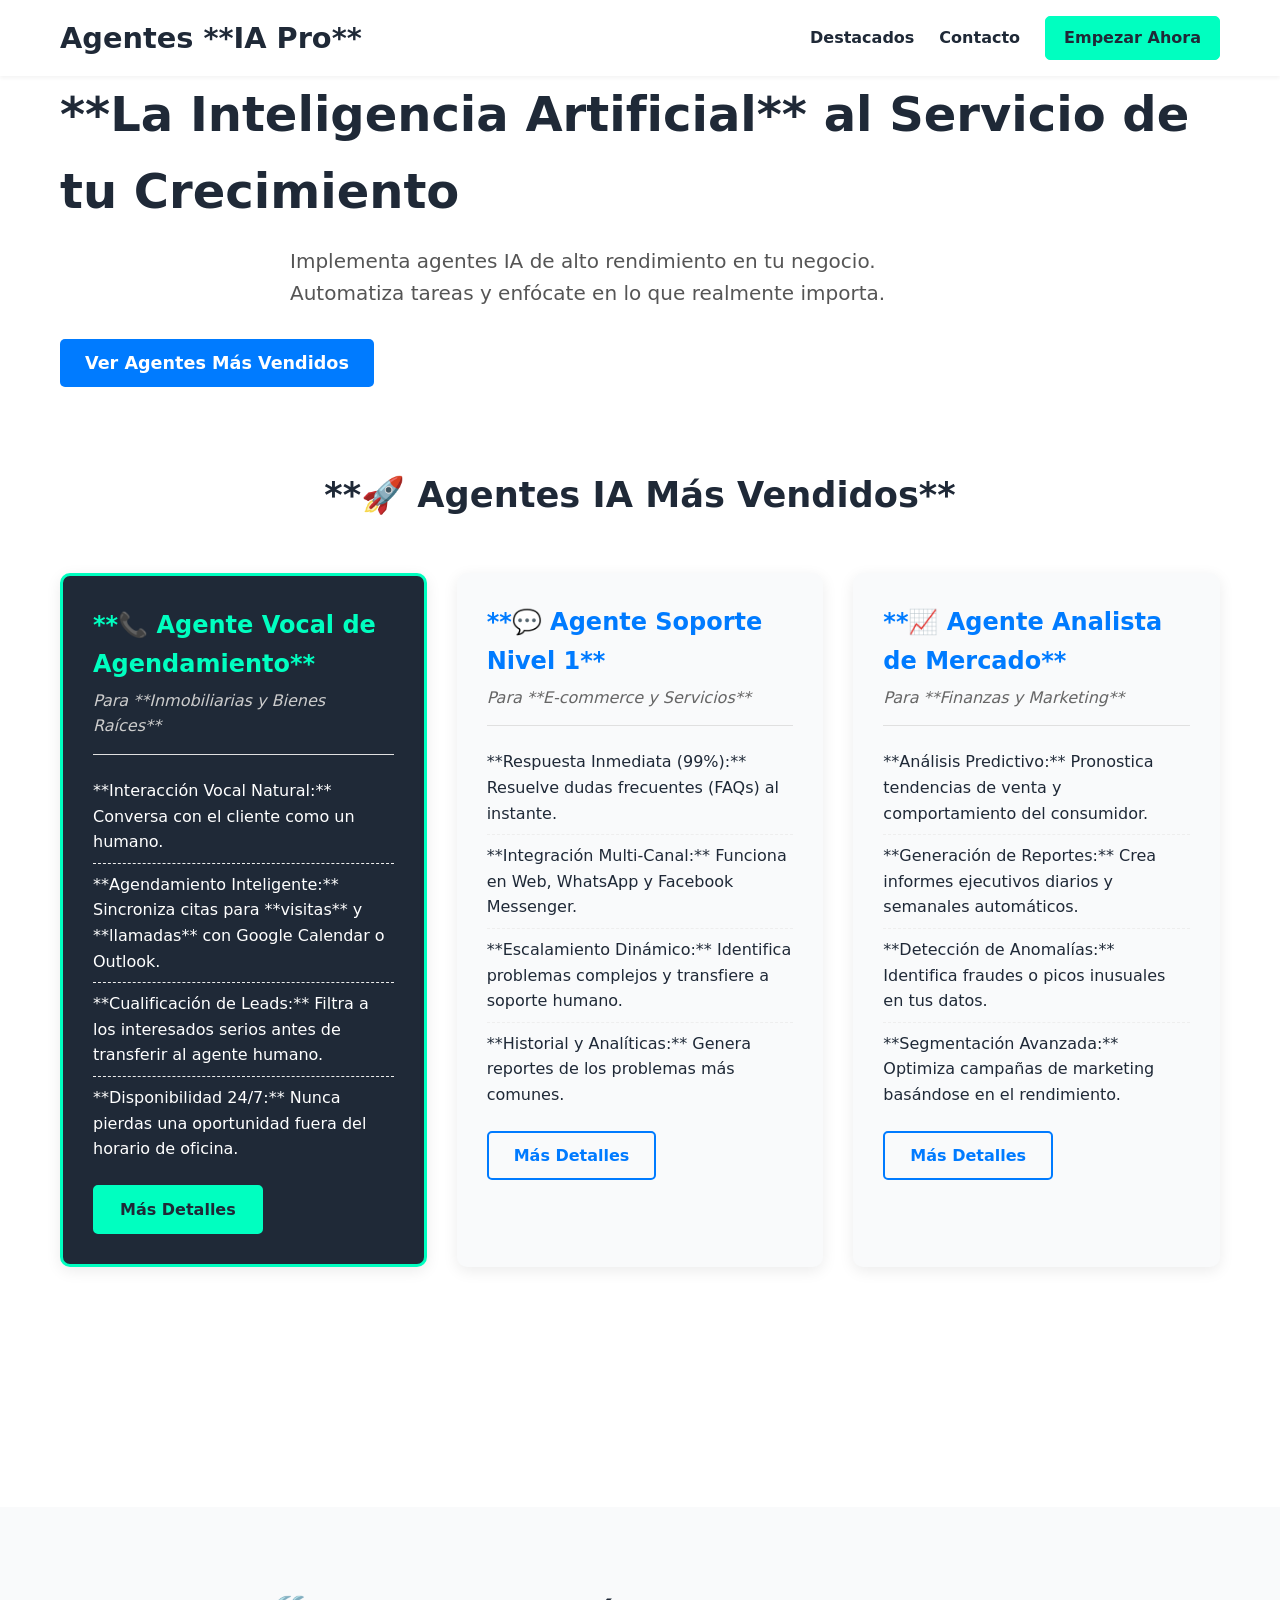
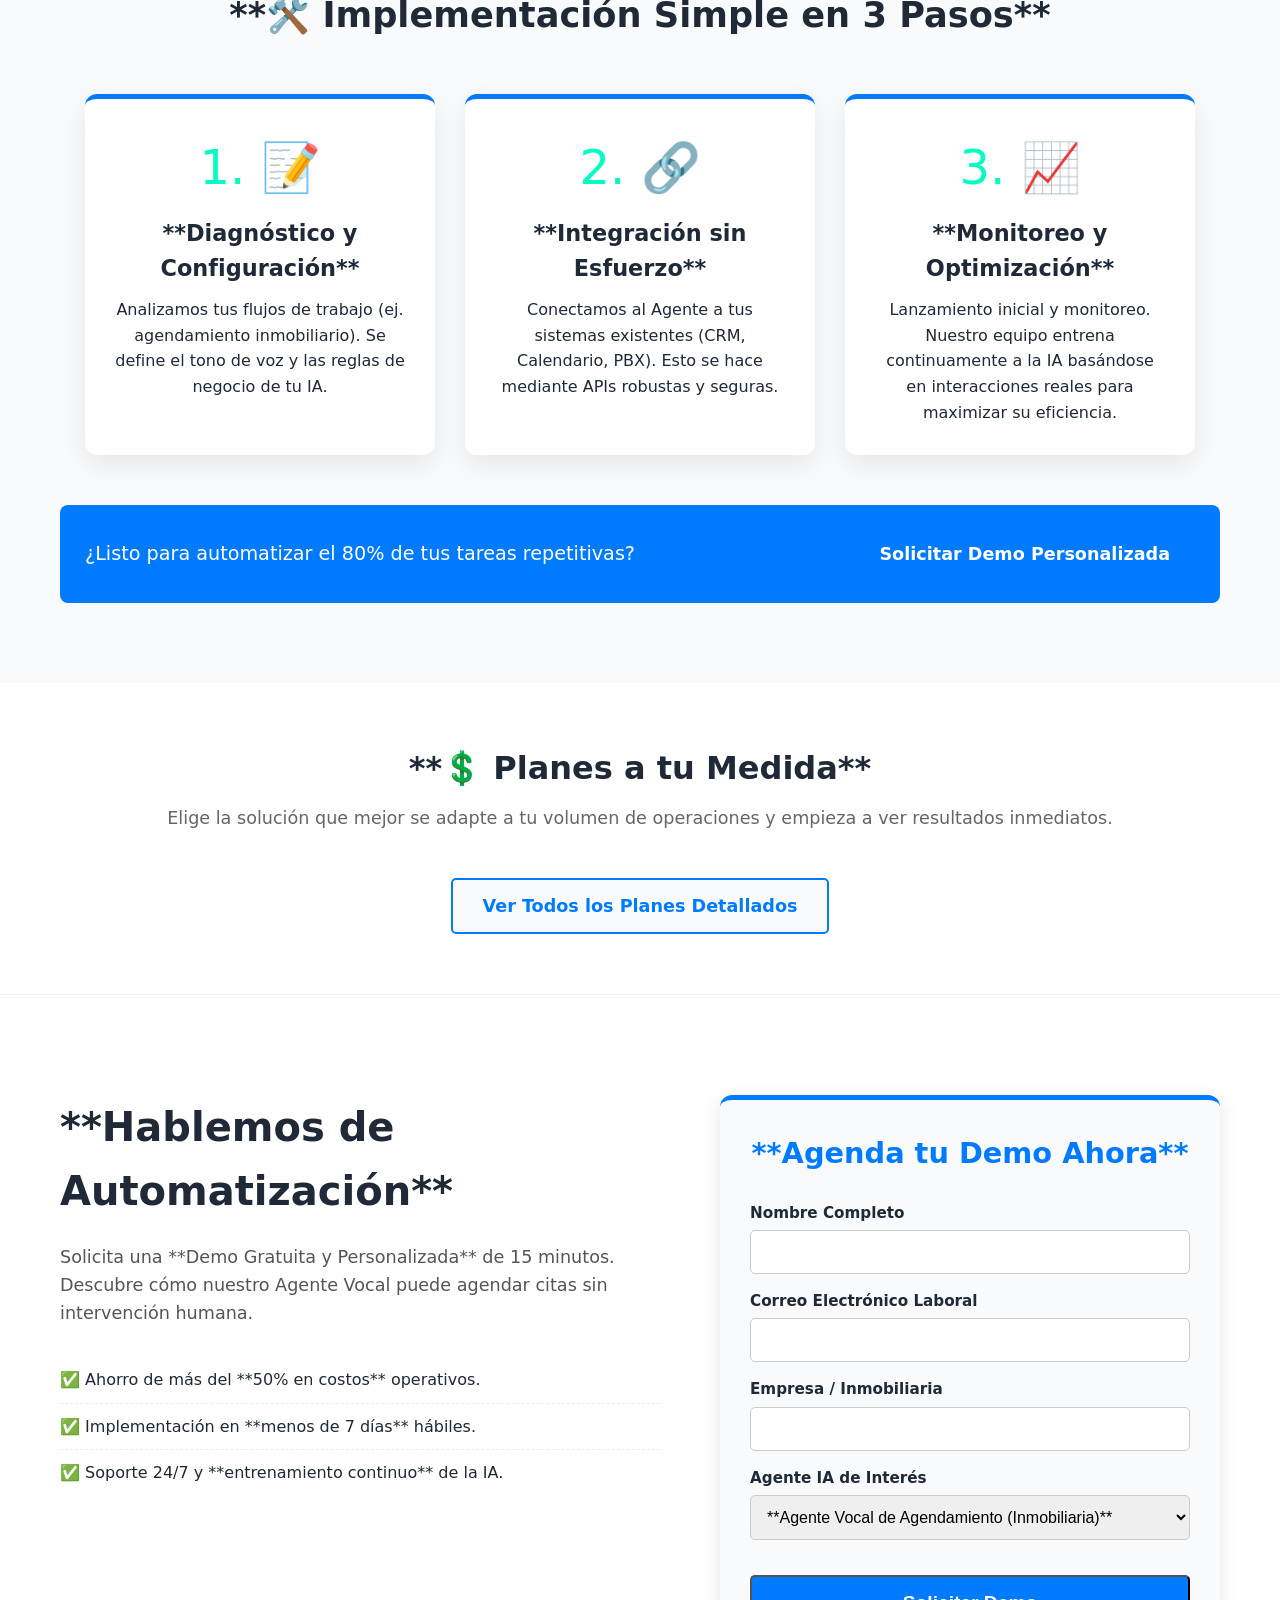
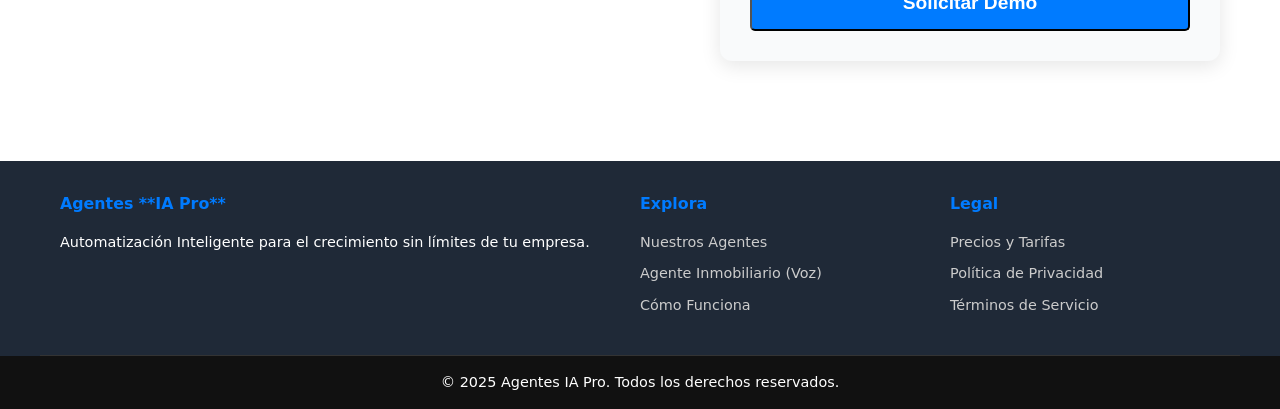
<file: index.html>
<!DOCTYPE html>
<html lang="es">
<head>
    <meta charset="UTF-8">
    <meta name="viewport" content="width=device-width, initial-scale=1.0">
    <meta name="description" content="Agentes IA Pro: Automatiza agendamiento de citas para inmobiliarias y soporte al cliente con IA de voz y chat. ¡Aumenta tu eficiencia 24/7!">

<meta property="og:title" content="Agentes IA Pro - Automatiza tu Negocio">
<meta property="og:description" content="Implementa agentes IA de alto rendimiento, incluyendo el Agente Vocal para agendamiento inmobiliario.">
<meta property="og:type" content="website">
<meta property="og:url" content="https://www.tu-dominio.com">
<meta property="og:image" content="https://www.tu-dominio.com/assets/img/og-image.jpg">
    <title>Agentes IA Pro - Automatiza tu Negocio</title>
    <link rel="stylesheet" href="./assets/css/styles.css">
              <script href="./assets/js/main.js"></script>

</head>
<body>

    <header>
        <div class="container">
            <h1 class="logo">Agentes **IA Pro**</h1>
            <nav>
                <ul>
                    <li><a href="#destacados">Destacados</a></li>
                    <li><a href="#contacto">Contacto</a></li>
<li><a href="index.html#contacto" class="btn-nav">Empezar Ahora</a></li>                </ul>
            </nav>
        </div>
    </header>

    <main>
        <section class="hero">
            <div class="container">
                <h2>**La Inteligencia Artificial** al Servicio de tu Crecimiento</h2>
                <p>Implementa agentes IA de alto rendimiento en tu negocio. Automatiza tareas y enfócate en lo que realmente importa.</p>
                <a href="#destacados" class="btn-primary">Ver Agentes Más Vendidos</a>
            </div>
        </section>

        <section id="destacados" class="destacados">
            <div class="container">
                <h3>**🚀 Agentes IA Más Vendidos**</h3>
                <div class="agentes-grid">

                    <article class="agente-card principal animado" data-delay="0.1">
                        <h4>**📞 Agente Vocal de Agendamiento**</h4>
                        <p class="nicho">Para **Inmobiliarias y Bienes Raíces**</p>
                        <hr>
                        <ul>
                            <li>**Interacción Vocal Natural:** Conversa con el cliente como un humano.</li>
                            <li>**Agendamiento Inteligente:** Sincroniza citas para **visitas** y **llamadas** con Google Calendar o Outlook.</li>
                            <li>**Cualificación de Leads:** Filtra a los interesados serios antes de transferir al agente humano.</li>
                            <li>**Disponibilidad 24/7:** Nunca pierdas una oportunidad fuera del horario de oficina.</li>
                        </ul>
                        <a href="#" class="btn-secondary">Más Detalles</a>
                    </article>

                    <article class="agente-card animado" data-delay="0.2">
                        <h4>**💬 Agente Soporte Nivel 1**</h4>
                        <p class="nicho">Para **E-commerce y Servicios**</p>
                        <hr>
                        <ul>
                            <li>**Respuesta Inmediata (99%):** Resuelve dudas frecuentes (FAQs) al instante.</li>
                            <li>**Integración Multi-Canal:** Funciona en Web, WhatsApp y Facebook Messenger.</li>
                            <li>**Escalamiento Dinámico:** Identifica problemas complejos y transfiere a soporte humano.</li>
                            <li>**Historial y Analíticas:** Genera reportes de los problemas más comunes.</li>
                        </ul>
                        <a href="#" class="btn-secondary">Más Detalles</a>
                    </article>

                    <article class="agente-card animado" data-delay="0.3">
                        <h4>**📈 Agente Analista de Mercado**</h4>
                        <p class="nicho">Para **Finanzas y Marketing**</p>
                        <hr>
                        <ul>
                            <li>**Análisis Predictivo:** Pronostica tendencias de venta y comportamiento del consumidor.</li>
                            <li>**Generación de Reportes:** Crea informes ejecutivos diarios y semanales automáticos.</li>
                            <li>**Detección de Anomalías:** Identifica fraudes o picos inusuales en tus datos.</li>
                            <li>**Segmentación Avanzada:** Optimiza campañas de marketing basándose en el rendimiento.</li>
                        </ul>
                        <a href="./agente-vocal.html" class="btn-secondary">Más Detalles</a>
                    </article>

                </div>
            </div>
        </section>
        <section id="destacados" class="destacados">
            </section>
        
        <section id="como-funciona" class="proceso">
            <div class="container">
                <h3>**🛠️ Implementación Simple en 3 Pasos**</h3>
                <div class="pasos-grid">
                    
                    <div class="paso-card animado">
                        <div class="icono">1. 📝</div>
                        <h4>**Diagnóstico y Configuración**</h4>
                        <p>Analizamos tus flujos de trabajo (ej. agendamiento inmobiliario). Se define el tono de voz y las reglas de negocio de tu IA.</p>
                    </div>

                    <div class="paso-card animado">
                        <div class="icono">2. 🔗</div>
                        <h4>**Integración sin Esfuerzo**</h4>
                        <p>Conectamos al Agente a tus sistemas existentes (CRM, Calendario, PBX). Esto se hace mediante APIs robustas y seguras.</p>
                    </div>

                    <div class="paso-card animado">
                        <div class="icono">3. 📈</div>
                        <h4>**Monitoreo y Optimización**</h4>
                        <p>Lanzamiento inicial y monitoreo. Nuestro equipo entrena continuamente a la IA basándose en interacciones reales para maximizar su eficiencia.</p>
                    </div>

                </div>
                <div class="callout-proceso">
                    <p>¿Listo para automatizar el 80% de tus tareas repetitivas?</p>
                    <a href="#contacto" class="btn-primary">Solicitar Demo Personalizada</a>
                </div>
            </div>
        </section>
        <section id="precios" class="precios-preview">
            <div class="container">
                <h3>**💲 Planes a tu Medida**</h3>
                <p class="subtitulo-precios">Elige la solución que mejor se adapte a tu volumen de operaciones y empieza a ver resultados inmediatos.</p>
                <a href="./precios.html" class="btn-secondary large">Ver Todos los Planes Detallados</a>
            </div>
        </section>
        
     
<section id="contacto" class="contacto-demo">
            <div class="container contacto-grid">
                
                <div class="contacto-info animado">
                    <h3>**Hablemos de Automatización**</h3>
                    <p>Solicita una **Demo Gratuita y Personalizada** de 15 minutos. Descubre cómo nuestro Agente Vocal puede agendar citas sin intervención humana.</p>
                    
                    <div class="beneficios-contacto">
                        <ul>
                            <li>✅ Ahorro de más del **50% en costos** operativos.</li>
                            <li>✅ Implementación en **menos de 7 días** hábiles.</li>
                            <li>✅ Soporte 24/7 y **entrenamiento continuo** de la IA.</li>
                        </ul>
                    </div>
                </div>

                <div class="formulario-wrapper animado">
                    <h4>**Agenda tu Demo Ahora**</h4>
                    <form action="#" method="POST" class="formulario-ia">
                        <div class="form-group">
                            <label for="nombre">Nombre Completo</label>
                            <input type="text" id="nombre" name="nombre" required>
                        </div>
                        <div class="form-group">
                            <label for="email">Correo Electrónico Laboral</label>
                            <input type="email" id="email" name="email" required>
                        </div>
                        <div class="form-group">
                            <label for="empresa">Empresa / Inmobiliaria</label>
                            <input type="text" id="empresa" name="empresa" required>
                        </div>
                        <div class="form-group">
                            <label for="agente">Agente IA de Interés</label>
                            <select id="agente" name="agente">
                                <option value="vocal" selected>**Agente Vocal de Agendamiento (Inmobiliaria)**</option>
                                <option value="soporte">Agente Soporte Nivel 1</option>
                                <option value="analista">Agente Analista de Mercado</option>
                                <option value="otro">Otro / Consulta General</option>
                            </select>
                        </div>
                        <button type="submit" class="btn-primary large">Solicitar Demo</button>
                    </form>
                </div>

            </div>
        </section>
    </main>

  <footer id="contacto">
    <div class="container footer-grid">
        <div class="footer-col logo-col">
            <h5 class="logo-footer">Agentes **IA Pro**</h5>
            <p>Automatización Inteligente para el crecimiento sin límites de tu empresa.</p>
        </div>
        <div class="footer-col">
            <h5>Explora</h5>
            <ul>
                <li><a href="index.html#destacados">Nuestros Agentes</a></li>
                <li><a href="agente-vocal.html">Agente Inmobiliario (Voz)</a></li>
                <li><a href="index.html#como-funciona">Cómo Funciona</a></li>
            </ul>
        </div>
        <div class="footer-col">
            <h5>Legal</h5>
            <ul>
                <li><a href="/precios.html">Precios y Tarifas</a></li>
                <li><a href="/privacidad.html">Política de Privacidad</a></li>
                <li><a href="/terminos.html">Términos de Servicio</a></li>
            </ul>
        </div>
    </div>
    <div class="copyright">
        <div class="container">
            <p>&copy; 2025 Agentes IA Pro. Todos los derechos reservados.</p>
        </div>
    </div>
</footer>

    <script>
        document.addEventListener('DOMContentLoaded', () => {
            const observer = new IntersectionObserver((entries) => {
                entries.forEach(entry => {
                    if (entry.isIntersecting) {
                        entry.target.classList.add('visible');
                    }
                });
            }, { threshold: 0.1 }); // Se activa cuando el 10% del elemento es visible

            document.querySelectorAll('.agente-card').forEach(card => {
                observer.observe(card);
            });
        });
    </script>
    <!-- <script>
        // ... (EL SCRIPT DE ANIMACIÓN AL SCROLL DEBE ACTUALIZARSE PARA INCLUIR LAS NUEVAS CLASES 'contacto-info' y 'formulario-wrapper') ...
        document.addEventListener('DOMContentLoaded', () => {
            const observer = new IntersectionObserver((entries) => {
                entries.forEach(entry => {
                    if (entry.isIntersecting) {
                        entry.target.classList.add('visible');
                        observer.unobserve(entry.target); 
                    }
                });
            }, { threshold: 0.15 });

            // Selecciona todos los elementos con animación
            document.querySelectorAll('.agente-card, .paso-card, .contacto-info, .formulario-wrapper').forEach(element => {
                element.classList.add('animado');
                observer.observe(element);
            });
        });
    </script> -->
    <script>
    // Función para VALIDAR el formato de email
    function isValidEmail(email) {
        // Regex simple para verificar la estructura básica de un email
        const emailRegex = /^[^\s@]+@[^\s@]+\.[^\s@]+$/;
        return emailRegex.test(email);
    }

    document.addEventListener('DOMContentLoaded', () => {
        
        // --- 1. Lógica de Animación al Scroll (EXISTENTE) ---
        const observer = new IntersectionObserver((entries) => {
            entries.forEach(entry => {
                if (entry.isIntersecting) {
                    entry.target.classList.add('visible');
                    observer.unobserve(entry.target);
                }
            });
        }, { threshold: 0.15 });

        // Observar elementos animados
        document.querySelectorAll('.agente-card, .paso-card, .contacto-info, .formulario-wrapper, .visual-content, .visual-graphic, .feature-table').forEach(element => {
            element.classList.add('animado');
            observer.observe(element);
        });

        // --- 2. Lógica de VALIDACIÓN de Formulario (NUEVO) ---
        const form = document.querySelector('.formulario-ia');
        if (form) {
            form.addEventListener('submit', function(event) {
                event.preventDefault(); // Detener el envío por defecto

                let isValid = true;
                const formGroups = form.querySelectorAll('.form-group');

                // Limpiar mensajes de error previos
                form.querySelectorAll('.error-message').forEach(msg => msg.remove());

                formGroups.forEach(group => {
                    const input = group.querySelector('input, select');
                    
                    if (input && input.hasAttribute('required')) {
                        
                        if (input.value.trim() === '') {
                            isValid = false;
                            showError(input, 'Este campo es obligatorio.');
                        } else if (input.id === 'email' && !isValidEmail(input.value.trim())) {
                            isValid = false;
                            showError(input, 'Por favor, introduce un correo electrónico válido.');
                        }
                    }
                });

                if (isValid) {
                    // Si todo es válido, podrías enviar los datos vía AJAX
                    // Por ahora, solo simulamos un envío exitoso
                    alert('✅ ¡Demo solicitada con éxito! Nos pondremos en contacto pronto.');
                    form.reset();
                    // Aquí iría el código para enviar los datos al servidor (fetch/XMLHttpRequest)
                }
            });
        }

        // Función auxiliar para mostrar el mensaje de error
        function showError(input, message) {
            const errorMsg = document.createElement('p');
            errorMsg.className = 'error-message';
            errorMsg.textContent = message;
            // Insertar el mensaje de error después del input
            input.parentNode.appendChild(errorMsg);
            input.classList.add('input-error'); // Añadir una clase para destacar el input
        }
    });
</script>
       <script>
    // Script de JavaScript ampliado para animación de elementos al scroll
    document.addEventListener('DOMContentLoaded', () => {
        const observer = new IntersectionObserver((entries) => {
            entries.forEach(entry => {
                if (entry.isIntersecting) {
                    entry.target.classList.add('visible');
                    observer.unobserve(entry.target); // Dejar de observar una vez visible
                }
            });
        }, { threshold: 0.2 }); // Se activa cuando el 20% del elemento es visible

        document.querySelectorAll('.agente-card, .paso-card').forEach(element => {
            observer.observe(element);
        });
    });
</script>
</body>
</html>
</file>
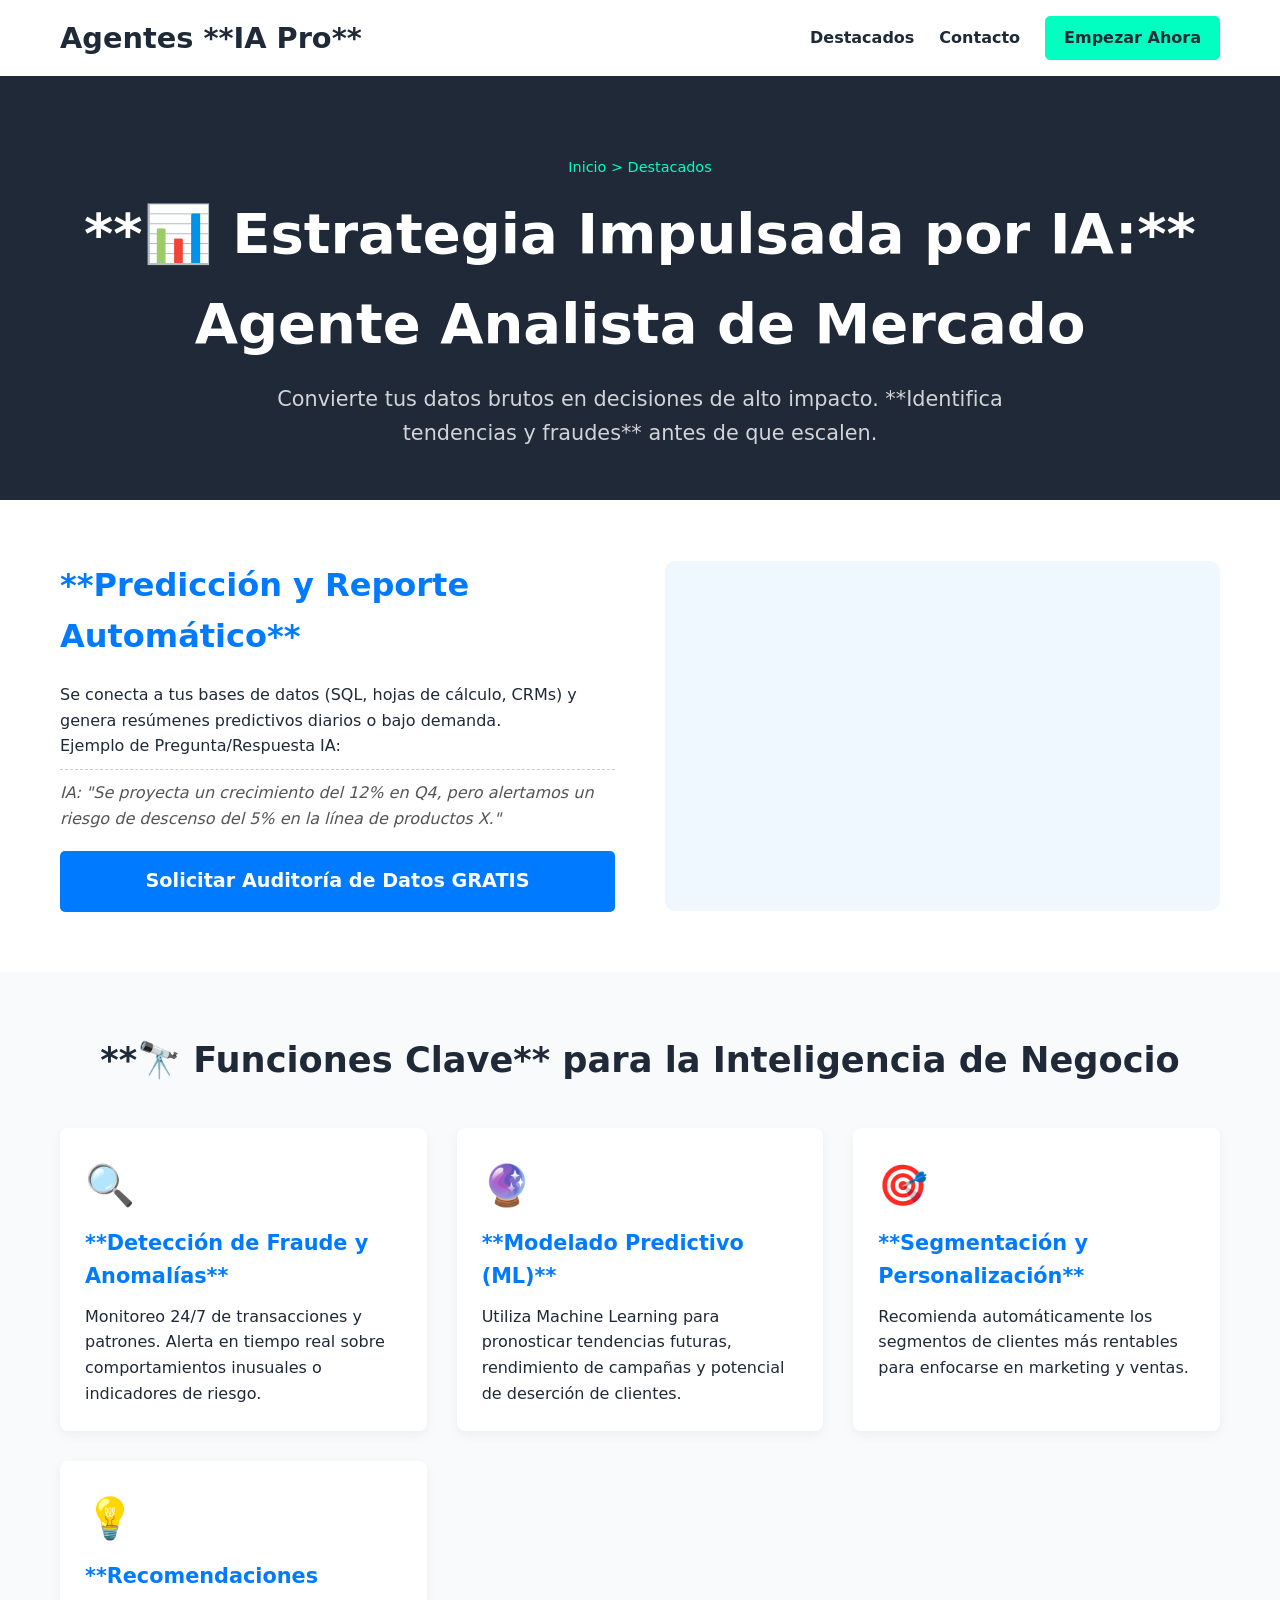
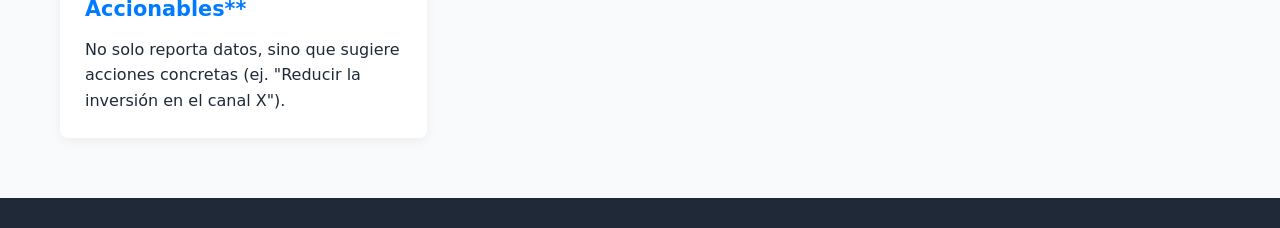
<file: agente-analista.html>
<!DOCTYPE html>
<html lang="es">
<head>
    <meta charset="UTF-8">
    <meta name="viewport" content="width=device-width, initial-scale=1.0">
    <title>Detalle | Agente Analista de Mercado - IA Pro</title>
    <link rel="stylesheet" href="/assets/css/styles.css">

    <meta name="description" content="Agente IA Analista de Mercado. Pronostica tendencias, detecta anomalías y genera reportes ejecutivos automáticos para Finanzas y Marketing.">
    </head>
<body>

    <header>
        <div class="container">
            <h1 class="logo">Agentes **IA Pro**</h1>
            <nav>
                <ul>
                    <li><a href="#destacados">Destacados</a></li>
                    <li><a href="#contacto">Contacto</a></li>
<li><a href="index.html#contacto" class="btn-nav">Empezar Ahora</a></li>                </ul>
            </nav>
        </div>
    </header>
    <main>
        
        <section class="product-hero">
            <div class="container">
                <p class="breadcrumbs">Inicio > Destacados</p>
                <h2>**📊 Estrategia Impulsada por IA:** Agente Analista de Mercado</h2>
                <p class="sub-heading">Convierte tus datos brutos en decisiones de alto impacto. **Identifica tendencias y fraudes** antes de que escalen.</p>
            </div>
        </section>

        <section id="demo" class="product-visual">
            <div class="container visual-grid">
                
                <div class="visual-content animado" data-delay="0.1">
                    <h3>**Predicción y Reporte Automático**</h3>
                    <p>Se conecta a tus bases de datos (SQL, hojas de cálculo, CRMs) y genera resúmenes predictivos diarios o bajo demanda.</p>
                    
                    <div class="dashboard-demo">
                        <p>Ejemplo de Pregunta/Respuesta IA:</p>
                        <div class="ai-query"></div>
                        <p class="transcripcion">IA: "Se proyecta un crecimiento del 12% en Q4, pero alertamos un riesgo de descenso del 5% en la línea de productos X."</p>
                    </div>

                    <a href="index.html#contacto" class="btn-primary large">Solicitar Auditoría de Datos GRATIS</a>
                </div>

                <div class="visual-graphic animado" data-delay="0.2">
                    
                </div>
            </div>
        </section>

        <section class="caracteristicas">
            <div class="container">
                <h3>**🔭 Funciones Clave** para la Inteligencia de Negocio</h3>
                
                <div class="feature-table animado" data-delay="0.3">
                    
                    <div class="feature-item">
                        <span class="icon-feat">🔍</span>
                        <h4>**Detección de Fraude y Anomalías**</h4>
                        <p>Monitoreo 24/7 de transacciones y patrones. Alerta en tiempo real sobre comportamientos inusuales o indicadores de riesgo.</p>
                    </div>
                    
                    <div class="feature-item">
                        <span class="icon-feat">🔮</span>
                        <h4>**Modelado Predictivo (ML)**</h4>
                        <p>Utiliza Machine Learning para pronosticar tendencias futuras, rendimiento de campañas y potencial de deserción de clientes.</p>
                    </div>

                    <div class="feature-item">
                        <span class="icon-feat">🎯</span>
                        <h4>**Segmentación y Personalización**</h4>
                        <p>Recomienda automáticamente los segmentos de clientes más rentables para enfocarse en marketing y ventas.</p>
                    </div>

                    <div class="feature-item">
                        <span class="icon-feat">💡</span>
                        <h4>**Recomendaciones Accionables**</h4>
                        <p>No solo reporta datos, sino que sugiere acciones concretas (ej. "Reducir la inversión en el canal X").</p>
                    </div>
                </div>
            </div>
        </section>
        
    </main>

    <footer>
        </footer>
    <script>
        // Mantenemos el script de animación al scroll
        document.addEventListener('DOMContentLoaded', () => {
            const observer = new IntersectionObserver((entries) => {
                entries.forEach(entry => {
                    if (entry.isIntersecting) {
                        entry.target.classList.add('visible');
                        observer.unobserve(entry.target); 
                    }
                });
            }, { threshold: 0.15 }); 

            document.querySelectorAll('.visual-content, .visual-graphic, .feature-table').forEach(element => {
                element.classList.add('animado'); // Asegura que tengan la clase base
                observer.observe(element);
            });
        });
    </script>
    <script src="/assets/js/main.js"></script>
</body>
</html>
</file>
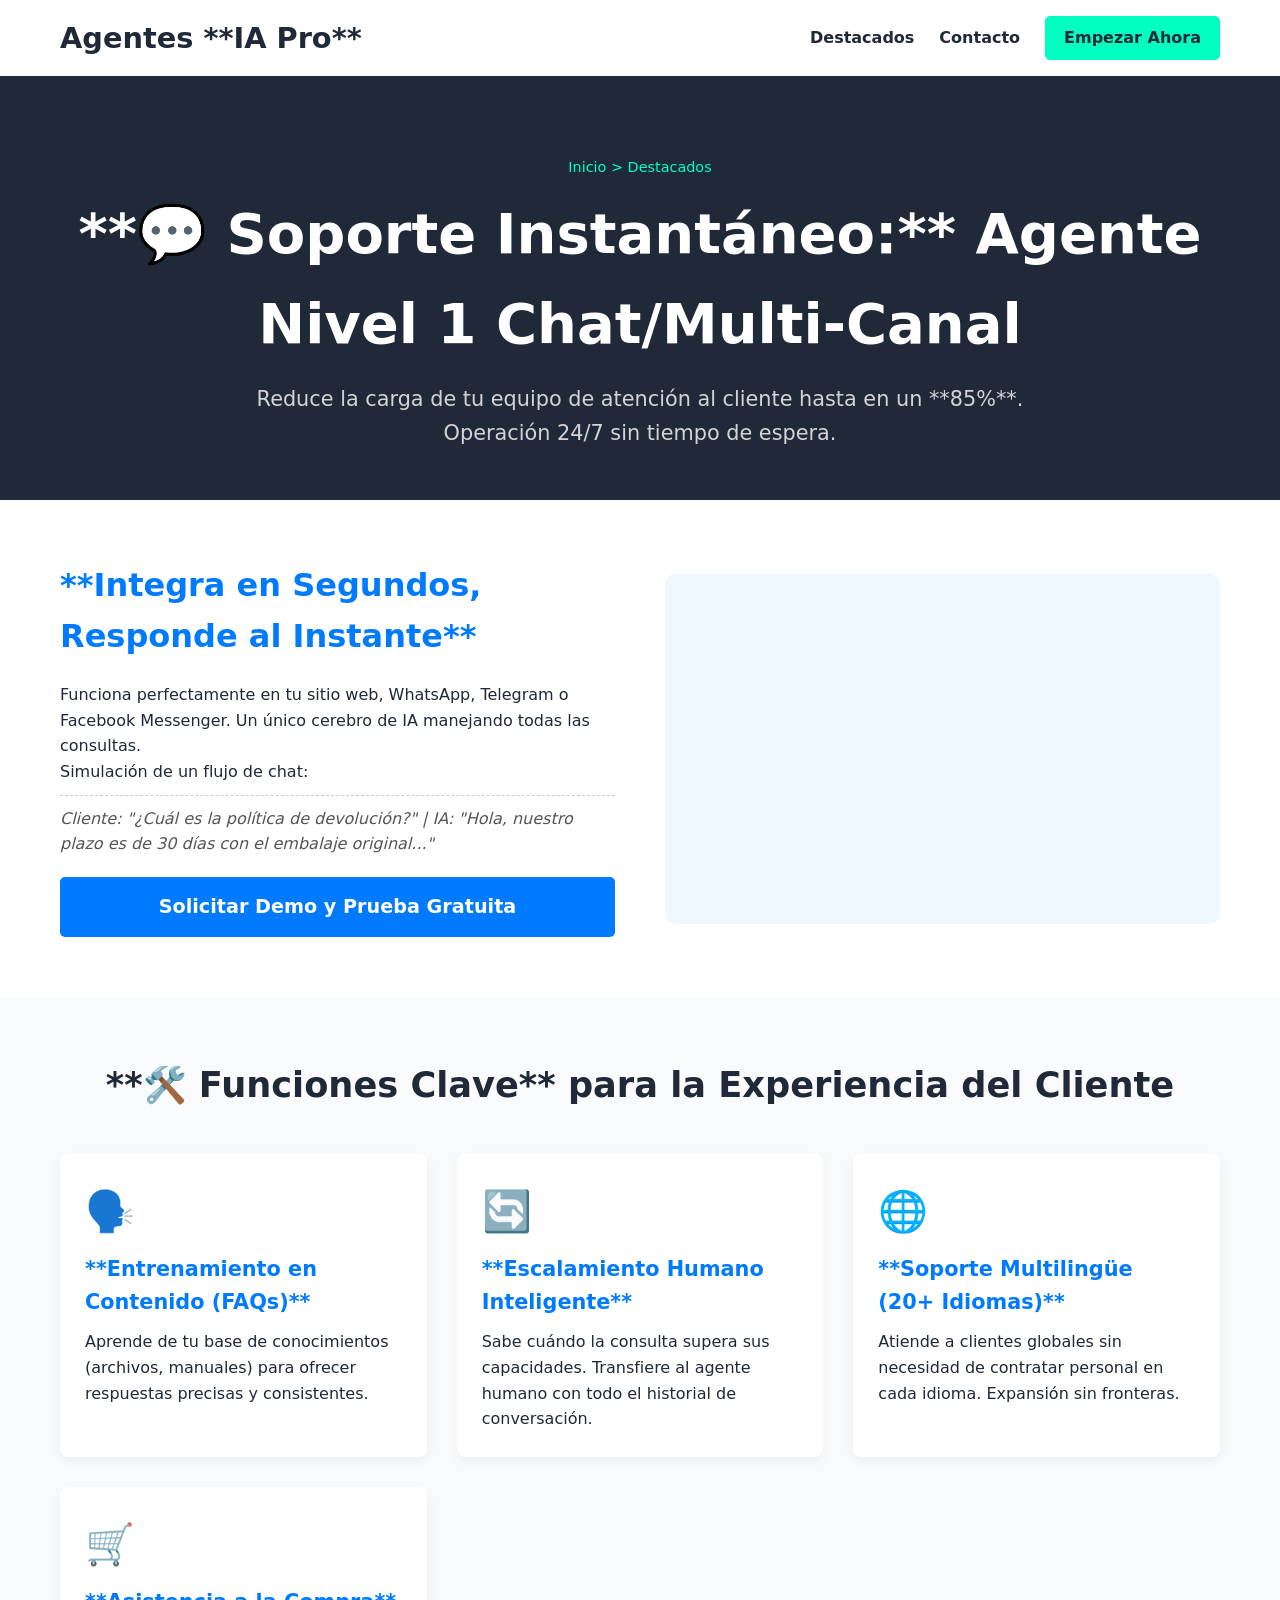
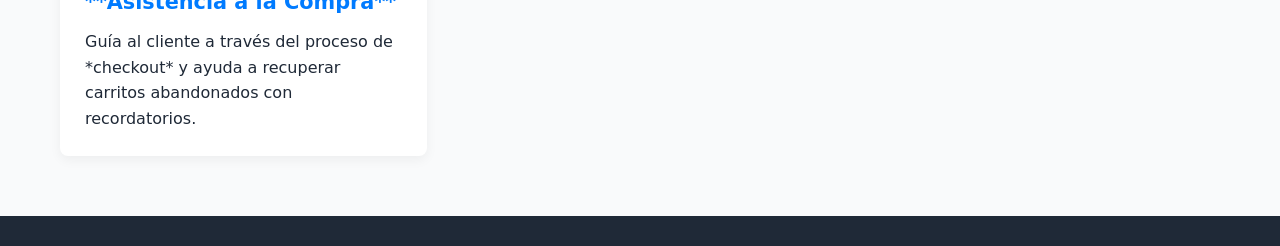
<file: agente-soporte.html>
<!DOCTYPE html>
<html lang="es">
<head>
    <meta charset="UTF-8">
    <meta name="viewport" content="width=device-width, initial-scale=1.0">
    <title>Detalle | Agente Soporte Nivel 1 - IA Pro</title>
    <link rel="stylesheet" href="/assets/css/styles.css">

    <meta name="description" content="Agente IA de Soporte al Cliente Nivel 1 para E-commerce. Responde 99% de las FAQs instantáneamente en múltiples canales.">
    </head>
<body>

    <header>
        <div class="container">
            <h1 class="logo">Agentes **IA Pro**</h1>
            <nav>
                <ul>
                    <li><a href="#destacados">Destacados</a></li>
                    <li><a href="#contacto">Contacto</a></li>
<li><a href="index.html#contacto" class="btn-nav">Empezar Ahora</a></li>                </ul>
            </nav>
        </div>
    </header>

    <main>
        
        <section class="product-hero">
            <div class="container">
                <p class="breadcrumbs">Inicio > Destacados</p>
                <h2>**💬 Soporte Instantáneo:** Agente Nivel 1 Chat/Multi-Canal</h2>
                <p class="sub-heading">Reduce la carga de tu equipo de atención al cliente hasta en un **85%**. Operación 24/7 sin tiempo de espera.</p>
            </div>
        </section>

        <section id="demo" class="product-visual">
            <div class="container visual-grid">
                
                <div class="visual-content animado" data-delay="0.1">
                    <h3>**Integra en Segundos, Responde al Instante**</h3>
                    <p>Funciona perfectamente en tu sitio web, WhatsApp, Telegram o Facebook Messenger. Un único cerebro de IA manejando todas las consultas.</p>
                    
                    <div class="chat-demo">
                        <p>Simulación de un flujo de chat:</p>
                        <div class="chat-flow"></div>
                        <p class="transcripcion">Cliente: "¿Cuál es la política de devolución?" | IA: "Hola, nuestro plazo es de 30 días con el embalaje original..."</p>
                    </div>

                    <a href="index.html#contacto" class="btn-primary large">Solicitar Demo y Prueba Gratuita</a>
                </div>

                <div class="visual-graphic animado" data-delay="0.2">
                    
                </div>
            </div>
        </section>

        <section class="caracteristicas">
            <div class="container">
                <h3>**🛠️ Funciones Clave** para la Experiencia del Cliente</h3>
                
                <div class="feature-table animado" data-delay="0.3">
                    
                    <div class="feature-item">
                        <span class="icon-feat">🗣️</span>
                        <h4>**Entrenamiento en Contenido (FAQs)**</h4>
                        <p>Aprende de tu base de conocimientos (archivos, manuales) para ofrecer respuestas precisas y consistentes.</p>
                    </div>
                    
                    <div class="feature-item">
                        <span class="icon-feat">🔄</span>
                        <h4>**Escalamiento Humano Inteligente**</h4>
                        <p>Sabe cuándo la consulta supera sus capacidades. Transfiere al agente humano con todo el historial de conversación.</p>
                    </div>

                    <div class="feature-item">
                        <span class="icon-feat">🌐</span>
                        <h4>**Soporte Multilingüe (20+ Idiomas)**</h4>
                        <p>Atiende a clientes globales sin necesidad de contratar personal en cada idioma. Expansión sin fronteras.</p>
                    </div>

                    <div class="feature-item">
                        <span class="icon-feat">🛒</span>
                        <h4>**Asistencia a la Compra**</h4>
                        <p>Guía al cliente a través del proceso de *checkout* y ayuda a recuperar carritos abandonados con recordatorios.</p>
                    </div>
                </div>
            </div>
        </section>
        
    </main>

    <footer>
        </footer>

    <script>
        // Mantenemos el script de animación al scroll
        document.addEventListener('DOMContentLoaded', () => {
            const observer = new IntersectionObserver((entries) => {
                entries.forEach(entry => {
                    if (entry.isIntersecting) {
                        entry.target.classList.add('visible');
                        observer.unobserve(entry.target); 
                    }
                });
            }, { threshold: 0.15 }); 

            document.querySelectorAll('.visual-content, .visual-graphic, .feature-table').forEach(element => {
                element.classList.add('animado'); // Asegura que tengan la clase base
                observer.observe(element);
            });
        });
    </script>
    <script src="/assets/js/main.js"></script>
</body>
</html>
</file>
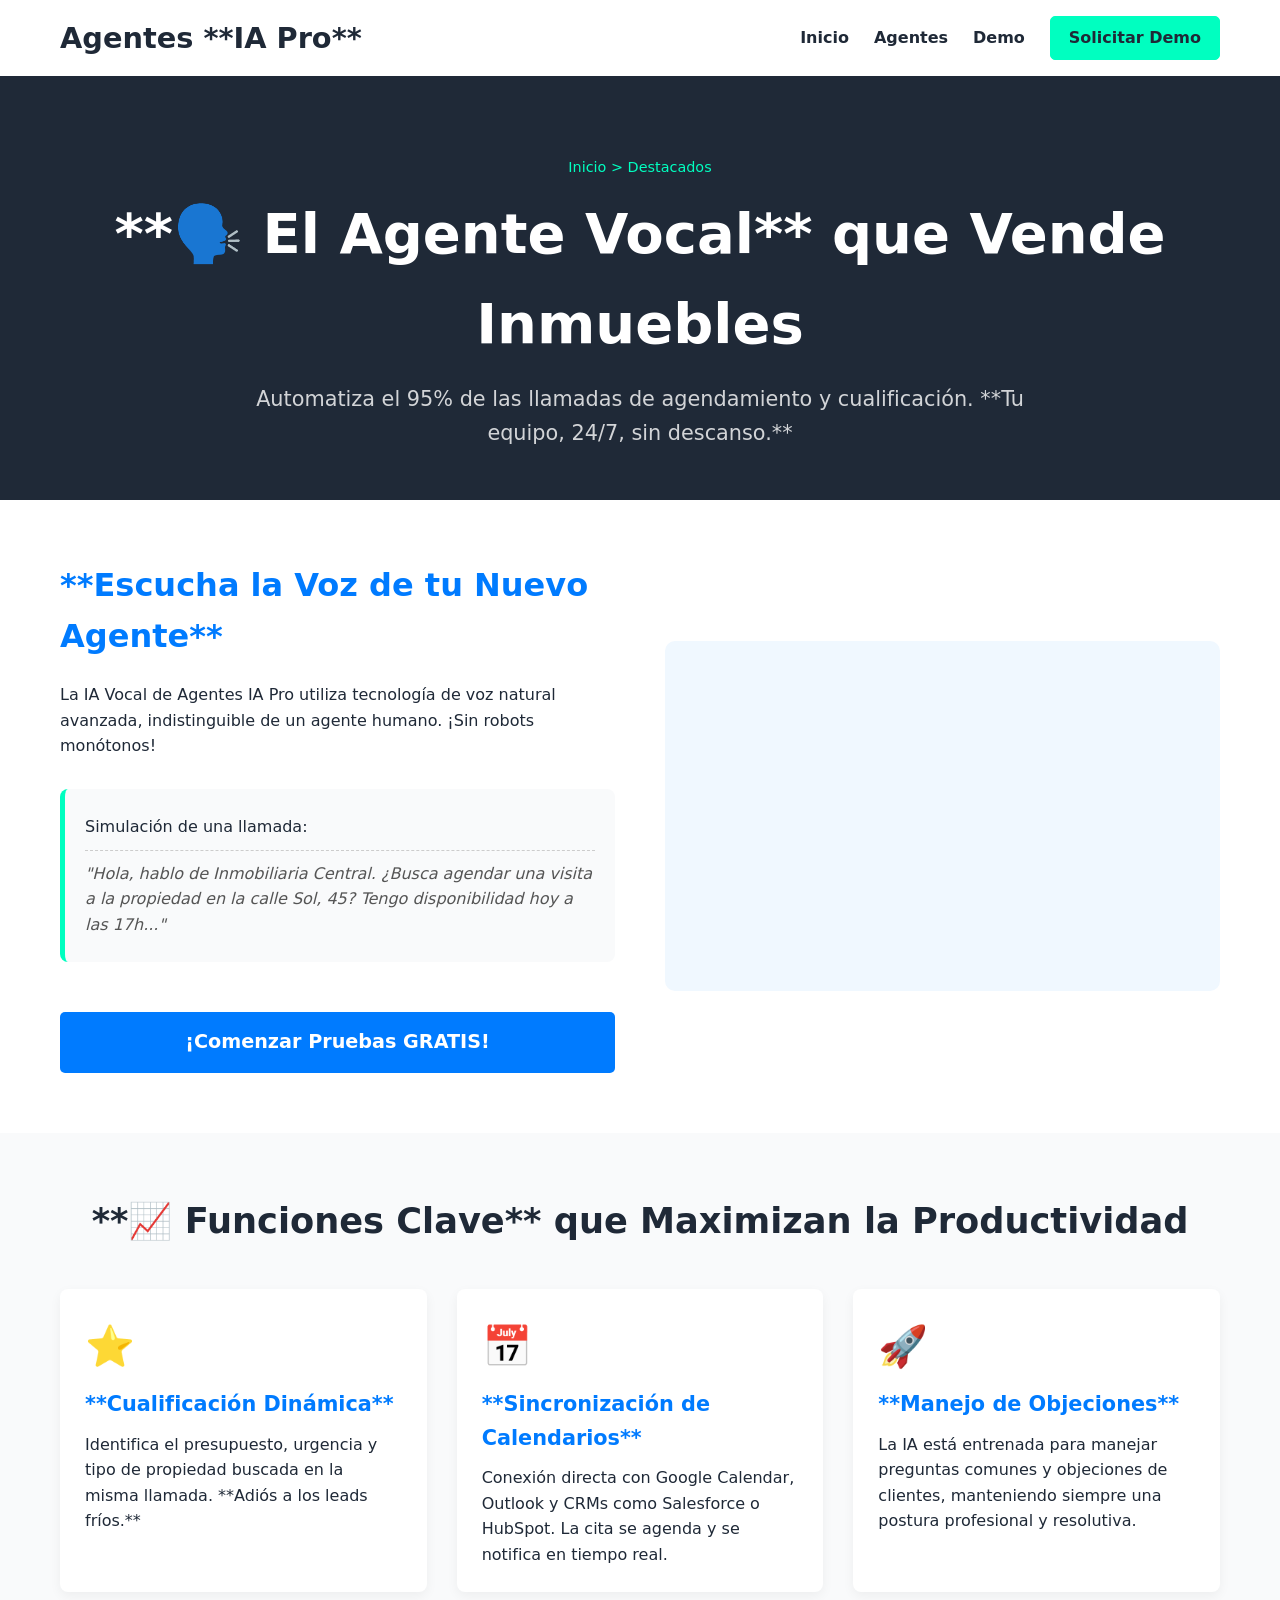
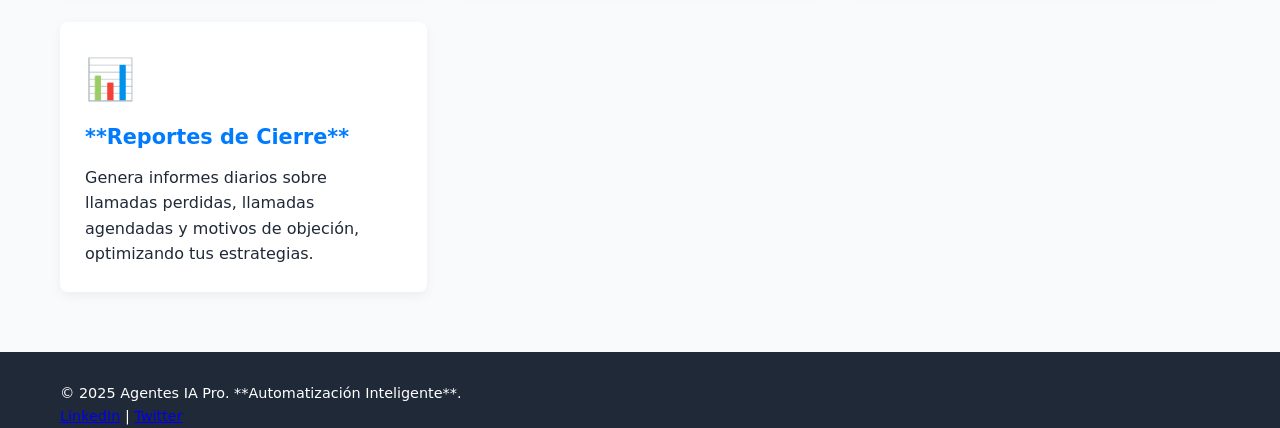
<file: agente-vocal.html>
<!DOCTYPE html>
<html lang="es">
<head>
    <meta charset="UTF-8">
    <meta name="viewport" content="width=device-width, initial-scale=1.0">
    <title>Detalle | Agente Vocal Inmobiliario - IA Pro</title>
  <link rel="stylesheet" href="/assets/css/styles.css">
    <script href="/assets/js/main.js"></script>
    </head>
<body>

    <header>
        <div class="container">
            <h1 class="logo">Agentes **IA Pro**</h1>
            <nav>
                <ul>
                    <li><a href="index.html">Inicio</a></li>
                    <li><a href="index.html#destacados">Agentes</a></li>
                    <li><a href="#demo">Demo</a></li>
                    <li><a href="#contacto" class="btn-nav">Solicitar Demo</a></li>
                </ul>
            </nav>
        </div>
    </header>

    <main>
        
        <section class="product-hero">
            <div class="container">
                <p class="breadcrumbs">Inicio > Destacados</p>
                <h2>**🗣️ El Agente Vocal** que Vende Inmuebles</h2>
                <p class="sub-heading">Automatiza el 95% de las llamadas de agendamiento y cualificación. **Tu equipo, 24/7, sin descanso.**</p>
            </div>
        </section>

        <section id="demo" class="product-visual">
            <div class="container visual-grid">
                
                <div class="visual-content animado">
                    <h3>**Escucha la Voz de tu Nuevo Agente**</h3>
                    <p>La IA Vocal de Agentes IA Pro utiliza tecnología de voz natural avanzada, indistinguible de un agente humano. ¡Sin robots monótonos!</p>
                    
                    <div class="audio-demo">
                        <p>Simulación de una llamada:</p>
                        <div class="audio-control"></div>
                        <p class="transcripcion">"Hola, hablo de Inmobiliaria Central. ¿Busca agendar una visita a la propiedad en la calle Sol, 45? Tengo disponibilidad hoy a las 17h..."</p>
                    </div>

                    <a href="#contacto" class="btn-primary large">¡Comenzar Pruebas GRATIS!</a>
                </div>

                <div class="visual-graphic animado">
                     
                </div>
            </div>
        </section>

        <section class="caracteristicas">
            <div class="container">
                <h3>**📈 Funciones Clave** que Maximizan la Productividad</h3>
                
                <div class="feature-table animado">
                    
                    <div class="feature-item">
                        <span class="icon-feat">⭐</span>
                        <h4>**Cualificación Dinámica**</h4>
                        <p>Identifica el presupuesto, urgencia y tipo de propiedad buscada en la misma llamada. **Adiós a los leads fríos.**</p>
                    </div>
                    
                    <div class="feature-item">
                        <span class="icon-feat">📅</span>
                        <h4>**Sincronización de Calendarios**</h4>
                        <p>Conexión directa con Google Calendar, Outlook y CRMs como Salesforce o HubSpot. La cita se agenda y se notifica en tiempo real.</p>
                    </div>

                    <div class="feature-item">
                        <span class="icon-feat">🚀</span>
                        <h4>**Manejo de Objeciones**</h4>
                        <p>La IA está entrenada para manejar preguntas comunes y objeciones de clientes, manteniendo siempre una postura profesional y resolutiva.</p>
                    </div>

                    <div class="feature-item">
                        <span class="icon-feat">📊</span>
                        <h4>**Reportes de Cierre**</h4>
                        <p>Genera informes diarios sobre llamadas perdidas, llamadas agendadas y motivos de objeción, optimizando tus estrategias.</p>
                    </div>
                </div>
            </div>
        </section>
        
    </main>

    <footer id="contacto">
        <div class="container">
            <p>&copy; 2025 Agentes IA Pro. **Automatización Inteligente**.</p>
            <div class="social-links">
                <a href="#">LinkedIn</a> | <a href="#">Twitter</a>
            </div>
        </div>
    </footer>

    <script>
        // Mantenemos el script de animación al scroll
        document.addEventListener('DOMContentLoaded', () => {
            const observer = new IntersectionObserver((entries) => {
                entries.forEach(entry => {
                    if (entry.isIntersecting) {
                        entry.target.classList.add('visible');
                        observer.unobserve(entry.target); 
                    }
                });
            }, { threshold: 0.15 }); 

            document.querySelectorAll('.visual-content, .visual-graphic, .feature-table').forEach(element => {
                element.classList.add('animado'); // Asegura que tengan la clase base
                observer.observe(element);
            });
        });
    </script>
</body>
</html>
</file>
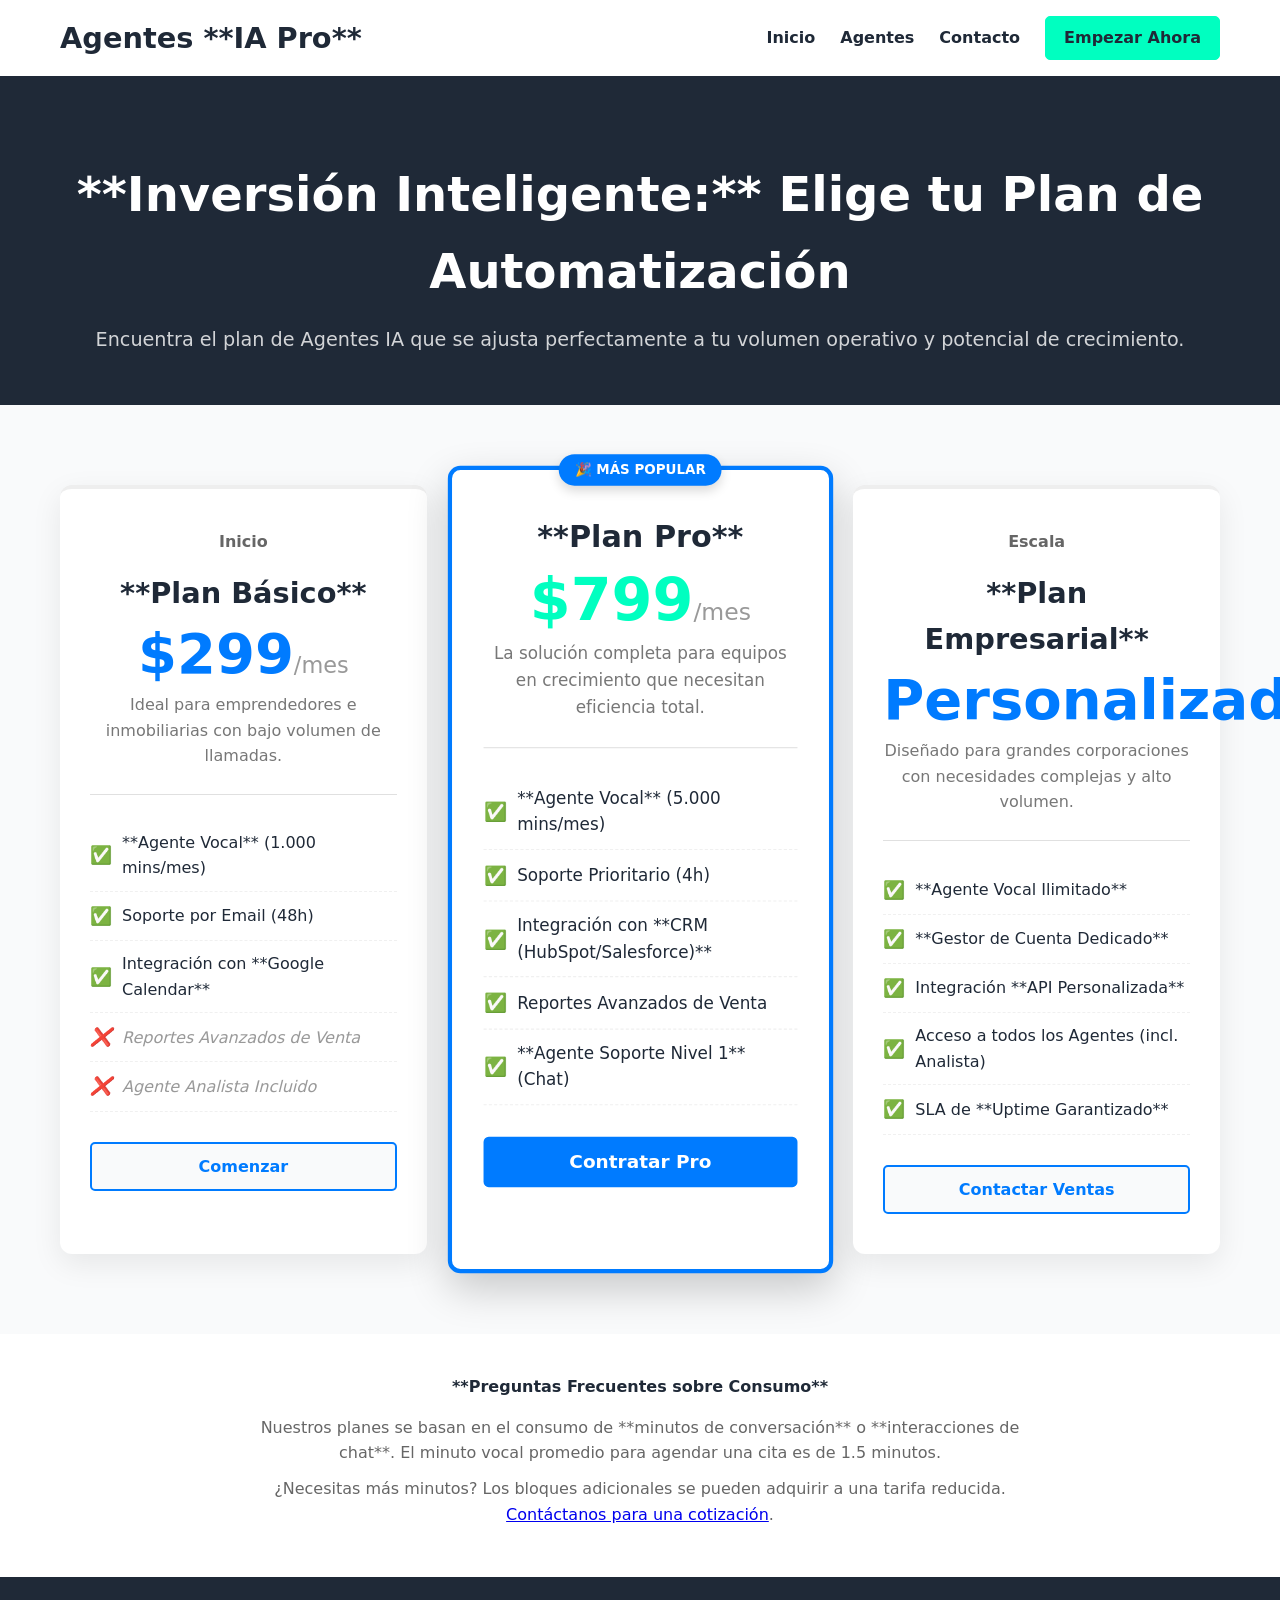
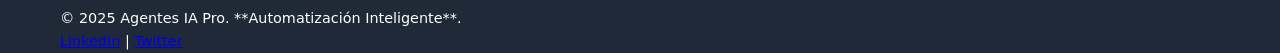
<file: precios.html>
<!DOCTYPE html>
<html lang="es">
<head>
    <meta charset="UTF-8">
    <meta name="viewport" content="width=device-width, initial-scale=1.0">
    <title>Planes y Precios | Agentes IA Pro</title>
  <link rel="stylesheet" href="/assets/css/styles.css">
              <script href="/assets/js/main.js"></script>
</head>
<body>

    <header>
        <div class="container">
            <h1 class="logo">Agentes **IA Pro**</h1>
            <nav>
                <ul>
                    <li><a href="index.html">Inicio</a></li>
                    <li><a href="index.html#destacados">Agentes</a></li>
                    <li><a href="#contacto">Contacto</a></li>
                    <li><a href="#" class="btn-nav">Empezar Ahora</a></li>
                </ul>
            </nav>
        </div>
    </header>

    <main>
        
        <section class="pricing-hero">
            <div class="container">
                <h2>**Inversión Inteligente:** Elige tu Plan de Automatización</h2>
                <p class="sub-heading">Encuentra el plan de Agentes IA que se ajusta perfectamente a tu volumen operativo y potencial de crecimiento.</p>
            </div>
        </section>

        <section class="pricing-table">
            <div class="container">
                
                <div class="plans-grid">
                    
                    <article class="plan-card animado">
                        <span class="etiqueta-plan">Inicio</span>
                        <h4>**Plan Básico**</h4>
                        <p class="precio">$299<span class="frecuencia">/mes</span></p>
                        <p class="descripcion">Ideal para emprendedores e inmobiliarias con bajo volumen de llamadas.</p>
                        <hr>
                        <ul class="features-list">
                            <li><span class="icon-check">✅</span> **Agente Vocal** (1.000 mins/mes)</li>
                            <li><span class="icon-check">✅</span> Soporte por Email (48h)</li>
                            <li><span class="icon-check">✅</span> Integración con **Google Calendar**</li>
                            <li class="disabled"><span class="icon-close">❌</span> Reportes Avanzados de Venta</li>
                            <li class="disabled"><span class="icon-close">❌</span> Agente Analista Incluido</li>
                        </ul>
                        <a href="#contacto" class="btn-secondary full-width">Comenzar</a>
                    </article>

                    <article class="plan-card animado popular">
                        <span class="etiqueta-plan popular-tag">🎉 MÁS POPULAR</span>
                        <h4>**Plan Pro**</h4>
                        <p class="precio">$799<span class="frecuencia">/mes</span></p>
                        <p class="descripcion">La solución completa para equipos en crecimiento que necesitan eficiencia total.</p>
                        <hr>
                        <ul class="features-list">
                            <li><span class="icon-check">✅</span> **Agente Vocal** (5.000 mins/mes)</li>
                            <li><span class="icon-check">✅</span> Soporte Prioritario (4h)</li>
                            <li><span class="icon-check">✅</span> Integración con **CRM (HubSpot/Salesforce)**</li>
                            <li><span class="icon-check">✅</span> Reportes Avanzados de Venta</li>
                            <li><span class="icon-check">✅</span> **Agente Soporte Nivel 1** (Chat)</li>
                        </ul>
                        <a href="#contacto" class="btn-primary full-width">Contratar Pro</a>
                    </article>

                    <article class="plan-card animado">
                        <span class="etiqueta-plan">Escala</span>
                        <h4>**Plan Empresarial**</h4>
                        <p class="precio">Personalizado</p>
                        <p class="descripcion">Diseñado para grandes corporaciones con necesidades complejas y alto volumen.</p>
                        <hr>
                        <ul class="features-list">
                            <li><span class="icon-check">✅</span> **Agente Vocal Ilimitado**</li>
                            <li><span class="icon-check">✅</span> **Gestor de Cuenta Dedicado**</li>
                            <li><span class="icon-check">✅</span> Integración **API Personalizada**</li>
                            <li><span class="icon-check">✅</span> Acceso a todos los Agentes (incl. Analista)</li>
                            <li><span class="icon-check">✅</span> SLA de **Uptime Garantizado**</li>
                        </ul>
                        <a href="#contacto" class="btn-secondary full-width">Contactar Ventas</a>
                    </article>

                </div>
            </div>
        </section>

        <section class="faq-section">
            <div class="container">
                <h4>**Preguntas Frecuentes sobre Consumo**</h4>
                <p>Nuestros planes se basan en el consumo de **minutos de conversación** o **interacciones de chat**. El minuto vocal promedio para agendar una cita es de 1.5 minutos.</p>
                <p>¿Necesitas más minutos? Los bloques adicionales se pueden adquirir a una tarifa reducida. <a href="#contacto">Contáctanos para una cotización</a>.</p>
            </div>
        </section>

    </main>

    <footer id="footer">
        <div class="container">
            <p>&copy; 2025 Agentes IA Pro. **Automatización Inteligente**.</p>
            <div class="social-links">
                <a href="#">LinkedIn</a> | <a href="#">Twitter</a>
            </div>
        </div>
    </footer>

    <script>
        // Simular la animación al cargar (reutiliza el CSS de animación)
        document.addEventListener('DOMContentLoaded', () => {
            const observer = new IntersectionObserver((entries) => {
                entries.forEach(entry => {
                    if (entry.isIntersecting) {
                        entry.target.classList.add('visible');
                        observer.unobserve(entry.target); 
                    }
                });
            }, { threshold: 0.1 }); 

            document.querySelectorAll('.plan-card').forEach(card => {
                card.classList.add('animado');
                observer.observe(card);
            });
        });
    </script>
</body>
</html>
</file>
<file: assets/css/styles.css>
/* VARIABLES Y RESET BÁSICO */
:root {
    --color-primary: #007BFF; /* Azul profesional */
    --color-accent: #00FFC0; /* Cian vibrante para IA */
    --color-dark: #1F2937;
    --color-light: #F9FAFB;
    --font-family: 'Arial', sans-serif;
}

* {
    margin: 0;
    padding: 0;
    box-sizing: border-box;
}

/* MODIFICAR en styles.css */
body {
    /* Cambiar la variable de fuente o añadir más fuentes fallback */
    font-family: 'Inter', system-ui, -apple-system, BlinkMacSystemFont, "Segoe UI", Roboto, Oxygen-Sans, Ubuntu, Cantarell, "Helvetica Neue", sans-serif;
    line-height: 1.6;
    background-color: white;
    color: var(--color-dark);
}

.container {
    max-width: 1200px;
    margin: 0 auto;
    padding: 0 20px;
}

/* --- ENCABEZADO Y NAVEGACIÓN --- */
header {
    background-color: white;
    padding: 15px 0;
    box-shadow: 0 2px 4px rgba(0, 0, 0, 0.05);
}

header .container {
    display: flex;
    justify-content: space-between;
    align-items: center;
}

.logo {
    font-size: 1.8em;
    color: var(--color-dark);
}

.logo strong {
    color: var(--color-primary); /* Destaca la 'IA' */
}

nav ul {
    list-style: none;
    display: flex;
    gap: 25px;
    align-items: center;
}

nav a {
    text-decoration: none;
    color: var(--color-dark);
    font-weight: 600;
    transition: color 0.3s;
}

nav a:hover {
    color: var(--color-primary);
}

/* --- BOTONES (REUTILIZABLES) --- */
.btn-primary, .btn-secondary, .btn-nav {
    display: inline-block;
    padding: 10px 25px;
    border-radius: 5px;
    text-decoration: none;
    font-weight: bold;
    text-align: center;
    transition: background-color 0.3s, transform 0.2s;
}

.btn-primary {
    background-color: var(--color-primary);
    color: white;
    font-size: 1.1em;
}

.btn-primary:hover {
    background-color: #0056b3;
    transform: translateY(-2px);
}

.btn-secondary {
    background-color: var(--color-light);
    color: var(--color-primary);
    border: 2px solid var(--color-primary);
    margin-top: 15px;
}

.btn-secondary:hover {
    background-color: var(--color-primary);
    color: white;
}

.btn-nav {
    background-color: var(--color-accent);
    color: var(--color-dark);
    padding: 8px 18px;
}

.btn-nav:hover {
    background-color: #00e6b3;
}

/* --- SECCIÓN HERO (PRINCIPAL) --- */
/* --- EFECTO DE CÁMARA LENTA (para simular carga limpia) --- */
.hero {
    /* Mantenemos el estilo de fondo, padding, etc. */
    opacity: 0; /* Opacidad inicial oculta */
    transform: translateY(10px);
    animation: fadeInSlideUp 0.8s ease-out forwards; /* Aplicar animación */
    animation-delay: 0.2s; /* Retraso sutil */
}

@keyframes fadeInSlideUp {
    to {
        opacity: 1;
        transform: translateY(0);
    }
}

.hero h2 {
    font-size: 3em;
    margin-bottom: 15px;
    color: var(--color-dark);
}

.hero p {
    font-size: 1.25em;
    color: #555;
    margin-bottom: 30px;
    max-width: 700px;
    margin-left: auto;
    margin-right: auto;
}

/* --- SECCIÓN DE DESTACADOS (TARJETAS) --- */
.destacados {
    padding: 80px 0;
    background-color: white;
}

.destacados h3 {
    text-align: center;
    font-size: 2.2em;
    margin-bottom: 50px;
    color: var(--color-dark);
}

.agentes-grid {
    display: grid;
    grid-template-columns: repeat(auto-fit, minmax(300px, 1fr));
    gap: 30px;
}

.agente-card {
    background-color: var(--color-light);
    padding: 30px;
    border-radius: 10px;
    box-shadow: 0 4px 15px rgba(0, 0, 0, 0.08);
    transition: transform 0.4s, box-shadow 0.4s;

    /* Animación inicial (JS) */
    opacity: 0;
    transform: translateY(20px);
}

.agente-card.visible {
    opacity: 1;
    transform: translateY(0);
}

.agente-card:hover {
    transform: translateY(-10px);
    box-shadow: 
        0 10px 25px rgba(0, 0, 0, 0.15), /* Sombra normal */
        0 0 15px rgba(0, 255, 192, 0.4); /* Halo sutil con color de acento */
}

.agente-card h4 {
    font-size: 1.5em;
    color: var(--color-primary);
    margin-bottom: 5px;
}

.agente-card .nicho {
    color: #666;
    font-style: italic;
    margin-bottom: 15px;
}

.agente-card hr {
    border: 0;
    height: 1px;
    background: #e0e0e0;
    margin: 15px 0;
}

.agente-card ul {
    list-style: none;
    padding-left: 0;
}

.agente-card li {
    padding: 8px 0;
    border-bottom: 1px dashed #eee;
}

.agente-card li:last-child {
    border-bottom: none;
}

/* Estilo especial para el Agente Vocal (el principal) */
.agente-card.principal {
    background-color: var(--color-dark);
    color: white;
    border: 3px solid var(--color-accent);
}
.agente-card.principal:hover {
    transform: translateY(-10px);
    box-shadow: 
        0 10px 25px rgba(0, 0, 0, 0.3),
        0 0 15px var(--color-accent);
}
.agente-card.principal h4 {
    color: var(--color-accent);
}

.agente-card.principal .nicho {
    color: #ccc;
}

.agente-card.principal .btn-secondary {
    background-color: var(--color-accent);
    color: var(--color-dark);
    border-color: var(--color-accent);
}

.agente-card.principal .btn-secondary:hover {
    background-color: white;
    color: var(--color-dark);
}


/* --- PIE DE PÁGINA --- */
/* --- MEJORAS DEL FOOTER --- */
footer {
    background-color: var(--color-dark);
    color: white;
    padding: 30px 0 0; /* Ajustamos el padding */
    font-size: 0.9em;
}

footer .footer-grid {
    display: grid;
    grid-template-columns: 2fr 1fr 1fr;
    gap: 40px;
    padding-bottom: 30px;
    border-bottom: 1px solid #333; /* Separador */
}

.logo-footer {
    font-size: 1.5em;
    color: white;
    margin-bottom: 10px;
}

.logo-footer strong {
    color: var(--color-accent);
}

.footer-col h5 {
    font-size: 1.1em;
    font-weight: bold;
    color: var(--color-primary);
    margin-bottom: 15px;
}

.footer-col ul {
    list-style: none;
}

.footer-col li {
    margin-bottom: 8px;
}

.footer-col a {
    color: #ccc;
    text-decoration: none;
}

.footer-col a:hover {
    color: white;
    text-decoration: underline;
}

.copyright {
    background-color: #111; /* Barra de copyright más oscura */
    padding: 15px 0;
    text-align: center;
}


/* RESPONSIVE DESIGN BÁSICO */
@media (max-width: 768px) {
    .hero h2 {
        font-size: 2em;
    }
    header .container {
        flex-direction: column;
        gap: 15px;
    }
    nav ul {
        gap: 15px;
    }
    .btn-nav {
        display: none; /* Ocultar en móvil para simplicidad */
    }
    footer .container {
        flex-direction: column;
        gap: 10px;
    }
        footer .footer-grid {
        grid-template-columns: 1fr;
        text-align: center;
    }
}
/* ... (CÓDIGO CSS ANTERIOR: variables, reset, header, hero y destacados se mantienen) ... */

/* --- NUEVA SECCIÓN "CÓMO FUNCIONA" (PROCESO) --- */
.proceso {
    padding: 80px 0;
    background-color: var(--color-light); /* Fondo suave */
    text-align: center;
}

.proceso h3 {
    font-size: 2.2em;
    margin-bottom: 50px;
    color: var(--color-dark);
}

.pasos-grid {
    display: flex;
    justify-content: center;
    gap: 30px;
    margin-bottom: 40px;
}

.paso-card {
    background: white;
    padding: 30px;
    border-radius: 12px;
    box-shadow: 0 10px 30px rgba(0, 0, 0, 0.08);
    flex: 1;
    max-width: 350px;
    border-top: 5px solid var(--color-primary);
    
    /* Estado inicial para la animación */
    opacity: 0;
    transform: translateY(30px);
    transition: opacity 0.8s ease-out, transform 0.8s ease-out;
}

.paso-card.visible {
    opacity: 1;
    transform: translateY(0);
}

/* Retraso sutil para el efecto de cascada */
.pasos-grid .paso-card:nth-child(2) {
    transition-delay: 0.1s;
}
.pasos-grid .paso-card:nth-child(3) {
    transition-delay: 0.2s;
}

.paso-card .icono {
    font-size: 3em;
    margin-bottom: 10px;
    color: var(--color-accent);
}

.paso-card h4 {
    color: var(--color-dark);
    font-size: 1.4em;
    margin-bottom: 10px;
}

.callout-proceso {
    background-color: var(--color-primary);
    color: white;
    padding: 25px;
    border-radius: 8px;
    margin-top: 50px;
    display: flex;
    justify-content: space-between;
    align-items: center;
}

.callout-proceso p {
    font-size: 1.2em;
    font-weight: 500;
}

/* --- NUEVA SECCIÓN PRECIOS PREVIEW --- */
.precios-preview {
    padding: 60px 0;
    text-align: center;
    background: white;
    border-bottom: 1px solid #eee;
}

.precios-preview h3 {
    font-size: 2em;
    margin-bottom: 10px;
}

.precios-preview .subtitulo-precios {
    font-size: 1.1em;
    color: #666;
    margin-bottom: 30px;
}

.btn-secondary.large {
    padding: 12px 30px;
    font-size: 1.1em;
}

/* ... (CÓDIGO CSS ANTERIOR: footer y responsive se mantienen) ... */

/* Responsive para "Cómo Funciona" */
@media (max-width: 900px) {
    .pasos-grid {
        flex-direction: column;
        align-items: center;
    }
    .callout-proceso {
        flex-direction: column;
        gap: 15px;
    }
}
/* ... (CÓDIGO CSS ANTERIOR: variables, reset, header, etc. se mantienen) ... */

/* --- ESTILOS ESPECÍFICOS DE PRODUCTO (agente-vocal.html) --- */

.product-hero {
    background-color: var(--color-dark);
    color: white;
    padding: 80px 0 50px;
    text-align: center;
}

.product-hero .breadcrumbs {
    font-size: 0.9em;
    color: var(--color-accent);
    margin-bottom: 10px;
}

.product-hero h2 {
    font-size: 3.5em;
    margin-bottom: 15px;
}

.product-hero .sub-heading {
    font-size: 1.3em;
    opacity: 0.8;
    max-width: 800px;
    margin: 0 auto;
}

/* SECCIÓN VISUAL Y DEMO */
.product-visual {
    padding: 60px 0;
    background-color: white;
}

.visual-grid {
    display: grid;
    grid-template-columns: 1fr 1fr;
    gap: 50px;
    align-items: center;
}

.visual-content h3 {
    font-size: 2em;
    color: var(--color-primary);
    margin-bottom: 20px;
}

.audio-demo {
    margin: 30px 0;
    padding: 20px;
    background-color: var(--color-light);
    border-radius: 8px;
    border-left: 5px solid var(--color-accent);
}

.audio-demo p {
    margin: 5px 0;
}

.audio-control {
    font-size: 2.5em;
    color: var(--color-primary);
    cursor: pointer;
    margin: 10px 0;
}

.transcripcion {
    font-style: italic;
    color: #555;
    border-top: 1px dashed #ccc;
    padding-top: 10px;
    margin-top: 10px;
}

/* Estilos de la gráfica (para el Image tag) */
.visual-graphic {
    background-color: #f0f8ff; /* Color de fondo claro para el diagrama */
    padding: 20px;
    border-radius: 10px;
    text-align: center;
    min-height: 350px; 
    display: flex;
    align-items: center;
    justify-content: center;
}

/* SECCIÓN DE CARACTERÍSTICAS */
.caracteristicas {
    padding: 60px 0;
    background-color: var(--color-light);
    text-align: center;
}

.caracteristicas h3 {
    font-size: 2.2em;
    margin-bottom: 40px;
}

.feature-table {
    display: grid;
    grid-template-columns: repeat(auto-fit, minmax(280px, 1fr));
    gap: 30px;
    text-align: left;
    
    /* Estado inicial para la animación de entrada */
    opacity: 0;
    transform: translateY(30px);
    transition: opacity 0.8s ease-out 0.3s, transform 0.8s ease-out 0.3s;
}

.feature-table.visible {
    opacity: 1;
    transform: translateY(0);
}

.feature-item {
    background: white;
    padding: 25px;
    border-radius: 8px;
    box-shadow: 0 4px 12px rgba(0, 0, 0, 0.05);
}

.icon-feat {
    font-size: 2.5em;
    color: var(--color-accent);
    display: block;
    margin-bottom: 10px;
}

.feature-item h4 {
    font-size: 1.3em;
    margin-bottom: 10px;
    color: var(--color-primary);
}

/* --- ANIMACIONES GENERALES --- */
.animado {
    opacity: 0;
    transform: translateY(20px);
    transition: opacity 0.6s ease-out, transform 0.6s ease-out;
}

.animado.visible {
    opacity: 1;
    transform: translateY(0);
}

/* RESPONSIVE DESIGN */
@media (max-width: 900px) {
    .product-hero h2 {
        font-size: 2.5em;
    }
    .visual-grid {
        grid-template-columns: 1fr;
    }
    .visual-graphic {
        order: -1; /* Mueve la imagen arriba en móvil */
        min-height: 250px;
    }
}
/* ... (CÓDIGO CSS ANTERIOR: se mantiene todo el código anterior) ... */

/* --- NUEVA SECCIÓN CONTACTO Y DEMO --- */
.contacto-demo {
    padding: 100px 0;
    background-color: white;
}

.contacto-grid {
    display: grid;
    grid-template-columns: 1.2fr 1fr; /* Más espacio para la información, un poco menos para el formulario */
    gap: 60px;
    align-items: flex-start;
}

.contacto-info h3 {
    font-size: 2.5em;
    color: var(--color-dark);
    margin-bottom: 20px;
}

.contacto-info p {
    font-size: 1.1em;
    color: #555;
    margin-bottom: 30px;
}

.beneficios-contacto ul {
    list-style: none;
    padding-left: 0;
}

.beneficios-contacto li {
    font-size: 1em;
    padding: 10px 0;
    border-bottom: 1px dashed #eee;
    color: var(--color-dark);
}

.beneficios-contacto li:last-child {
    border-bottom: none;
}

.beneficios-contacto li span {
    color: var(--color-accent);
    font-weight: bold;
    margin-right: 10px;
}

/* ESTILOS DEL FORMULARIO */
.formulario-wrapper {
    background-color: var(--color-light);
    padding: 30px;
    border-radius: 12px;
    box-shadow: 0 5px 20px rgba(0, 0, 0, 0.1);
    border-top: 5px solid var(--color-primary); /* Destaque */
}

.formulario-wrapper h4 {
    font-size: 1.8em;
    color: var(--color-primary);
    margin-bottom: 25px;
    text-align: center;
}

.form-group {
    margin-bottom: 15px;
}

.form-group label {
    display: block;
    font-weight: bold;
    margin-bottom: 5px;
    color: var(--color-dark);
    font-size: 0.95em;
}

.form-group input,
.form-group select {
    width: 100%;
    padding: 12px;
    border: 1px solid #ccc;
    border-radius: 5px;
    font-size: 1em;
    transition: border-color 0.3s, box-shadow 0.3s;
}

.form-group input:focus,
.form-group select:focus {
    border-color: var(--color-primary);
    outline: none;
    box-shadow: 0 0 0 3px rgba(0, 123, 255, 0.15);
}

.btn-primary.large {
    width: 100%;
    margin-top: 20px;
    padding: 15px 0;
    font-size: 1.2em;
}

/* Responsive para Contacto */
@media (max-width: 900px) {
    .contacto-grid {
        grid-template-columns: 1fr;
        gap: 40px;
    }
    .contacto-info {
        text-align: center;
    }
    .beneficios-contacto {
        margin-top: 20px;
        text-align: left; /* Mantener la lista legible */
    }
}
/* ... (CÓDIGO CSS ANTERIOR: se mantiene todo) ... */

/* --- ESTILOS DE LA PÁGINA DE PRECIOS (precios.html) --- */

.pricing-hero {
    background-color: var(--color-dark);
    color: white;
    padding: 80px 0 50px;
    text-align: center;
}

.pricing-hero h2 {
    font-size: 3em;
    margin-bottom: 15px;
}

.pricing-hero .sub-heading {
    font-size: 1.2em;
    opacity: 0.8;
}

.pricing-table {
    padding: 80px 0;
    background-color: var(--color-light);
}

.plans-grid {
    display: grid;
    grid-template-columns: repeat(auto-fit, minmax(300px, 1fr));
    gap: 30px;
}

.plan-card {
    background: white;
    padding: 40px 30px;
    border-radius: 12px;
    text-align: center;
    box-shadow: 0 10px 30px rgba(0, 0, 0, 0.08);
    transition: transform 0.3s, box-shadow 0.3s;
    border-top: 4px solid #eee;
    position: relative;
    
    /* Animación de entrada */
    opacity: 0;
    transform: translateY(20px);
}

.plan-card.visible {
    opacity: 1;
    transform: translateY(0);
}

.plan-card h4 {
    font-size: 1.8em;
    color: var(--color-dark);
    margin-bottom: 10px;
}

.etiqueta-plan {
    display: block;
    color: #666;
    font-weight: 600;
    margin-bottom: 15px;
}

.precio {
    font-size: 3.5em;
    font-weight: bold;
    color: var(--color-primary);
    line-height: 1;
    margin-bottom: 10px;
}

.frecuencia {
    font-size: 0.4em;
    color: #999;
    font-weight: normal;
}

.descripcion {
    color: #777;
    margin-bottom: 25px;
}

.plan-card hr {
    border: 0;
    height: 1px;
    background: #e0e0e0;
    margin: 25px 0;
}

.features-list {
    list-style: none;
    padding: 0;
    text-align: left;
    margin-bottom: 30px;
}

.features-list li {
    padding: 10px 0;
    border-bottom: 1px dashed #f0f0f0;
    display: flex;
    align-items: center;
}

.icon-check, .icon-close {
    font-size: 1.1em;
    margin-right: 10px;
}

.icon-check {
    color: var(--color-accent);
    font-weight: bold;
}

.icon-close {
    color: #ccc;
}

.features-list .disabled {
    color: #999;
    font-style: italic;
}

.btn-secondary.full-width, .btn-primary.full-width {
    display: block;
    width: 100%;
}

/* ESTILO PARA EL PLAN POPULAR/DESTACADO */
.plan-card.popular {
    transform: scale(1.05); /* Ligeramente más grande */
    box-shadow: 0 15px 40px rgba(0, 0, 0, 0.2);
    border: 4px solid var(--color-primary);
}

.plan-card.popular:hover {
    transform: scale(1.07);
}

.plan-card.popular .precio {
    color: var(--color-accent); /* Precio en color de acento */
}

.popular-tag {
    position: absolute;
    top: -15px;
    left: 50%;
    transform: translateX(-50%);
    background-color: var(--color-primary);
    color: white;
    padding: 5px 15px;
    border-radius: 20px;
    font-size: 0.8em;
    font-weight: bold;
    box-shadow: 0 5px 10px rgba(0, 0, 0, 0.15);
}

/* SECCIÓN FAQ */
.faq-section {
    padding: 40px 0;
    text-align: center;
    background-color: white;
}

.faq-section h4 {
    color: var(--color-dark);
    margin-bottom: 15px;
}

.faq-section p {
    max-width: 800px;
    margin: 10px auto;
    color: #666;
}

/* Responsive para Precios */
@media (max-width: 900px) {
    .plan-card.popular {
        transform: none; /* Quitar escala en móvil */
        order: -1; /* Mover el plan popular al inicio */
    }
}
/* --- ESTILOS DE VALIDACIÓN Y ERRORES (Añadir al final de styles.css) --- */

.error-message {
    color: #DC3545; /* Rojo de error */
    font-size: 0.85em;
    margin-top: 5px;
    margin-bottom: 0;
    font-weight: 500;
}

.form-group .input-error {
    border: 2px solid #DC3545 !important; 
    box-shadow: 0 0 0 3px rgba(220, 53, 69, 0.2);
}

.form-group input:focus.input-error {
    border-color: #DC3545;
    box-shadow: 0 0 0 3px rgba(220, 53, 69, 0.4);
}

/* --- ANIMACIÓN PARA EL BOTÓN CTA PRINCIPAL (Empezar Ahora) --- */
@keyframes pulse {
    0% { transform: scale(1); box-shadow: 0 0 0 0 rgba(0, 255, 192, 0.4); }
    70% { transform: scale(1.05); box-shadow: 0 0 0 10px rgba(0, 255, 192, 0); }
    100% { transform: scale(1); box-shadow: 0 0 0 0 rgba(0, 255, 192, 0); }
}

/* Aplicar la animación al botón de navegación */
nav .btn-nav {
    animation: pulse 1.5s infinite; /* Aplicar animación de pulso infinito */
    border: 1px solid var(--color-accent);
}

nav .btn-nav:hover {
    animation: none; /* Detener el pulso al pasar el cursor */
    background-color: #00e6b3;
}

/* --- MEJORA DE ACCESIBILIDAD (A11Y) --- */
/* Hacer visible el foco en elementos interactivos (botones, enlaces) */
a:focus,
button:focus,
input:focus,
select:focus {
    outline: 2px solid var(--color-accent); /* Color cian para destacar */
    outline-offset: 2px;
}
/* Asegura que los botones tienen un cursor indicativo */
a[class^="btn"],
button {
    cursor: pointer;
}
</file>
